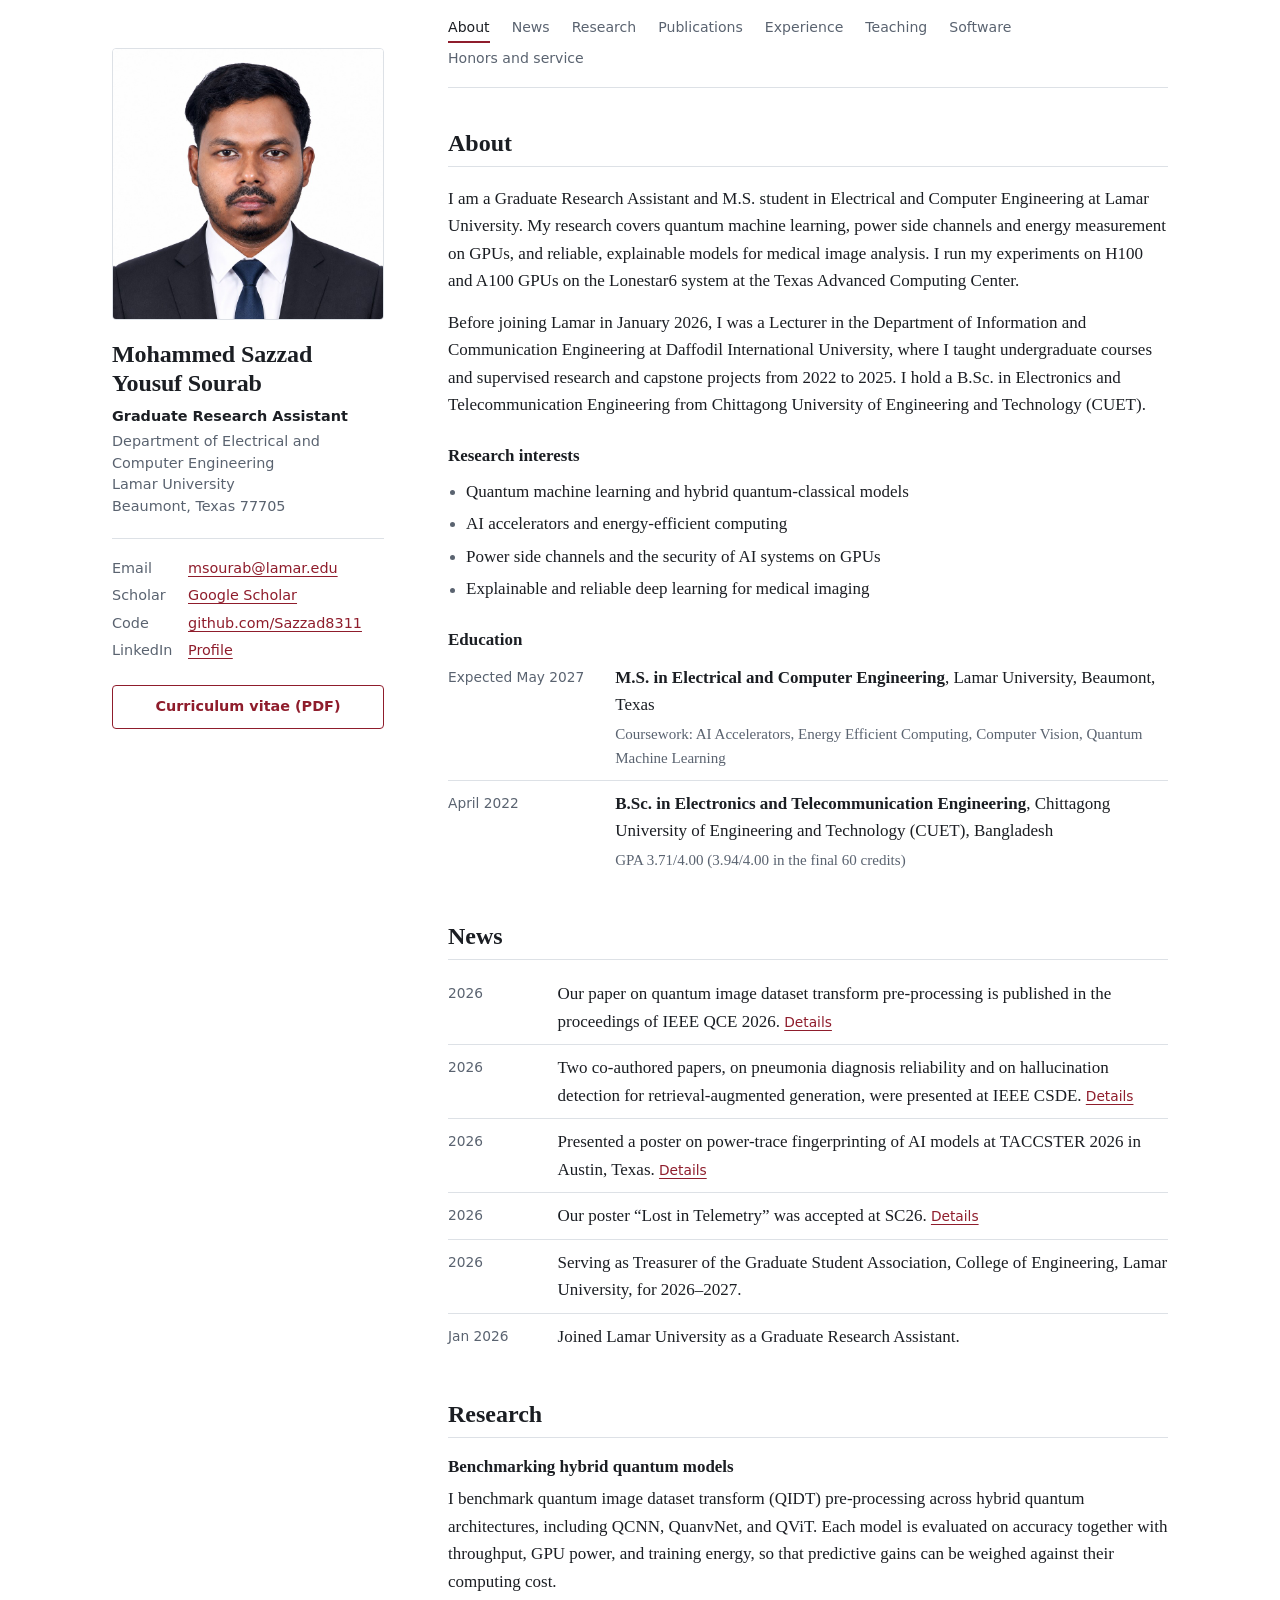
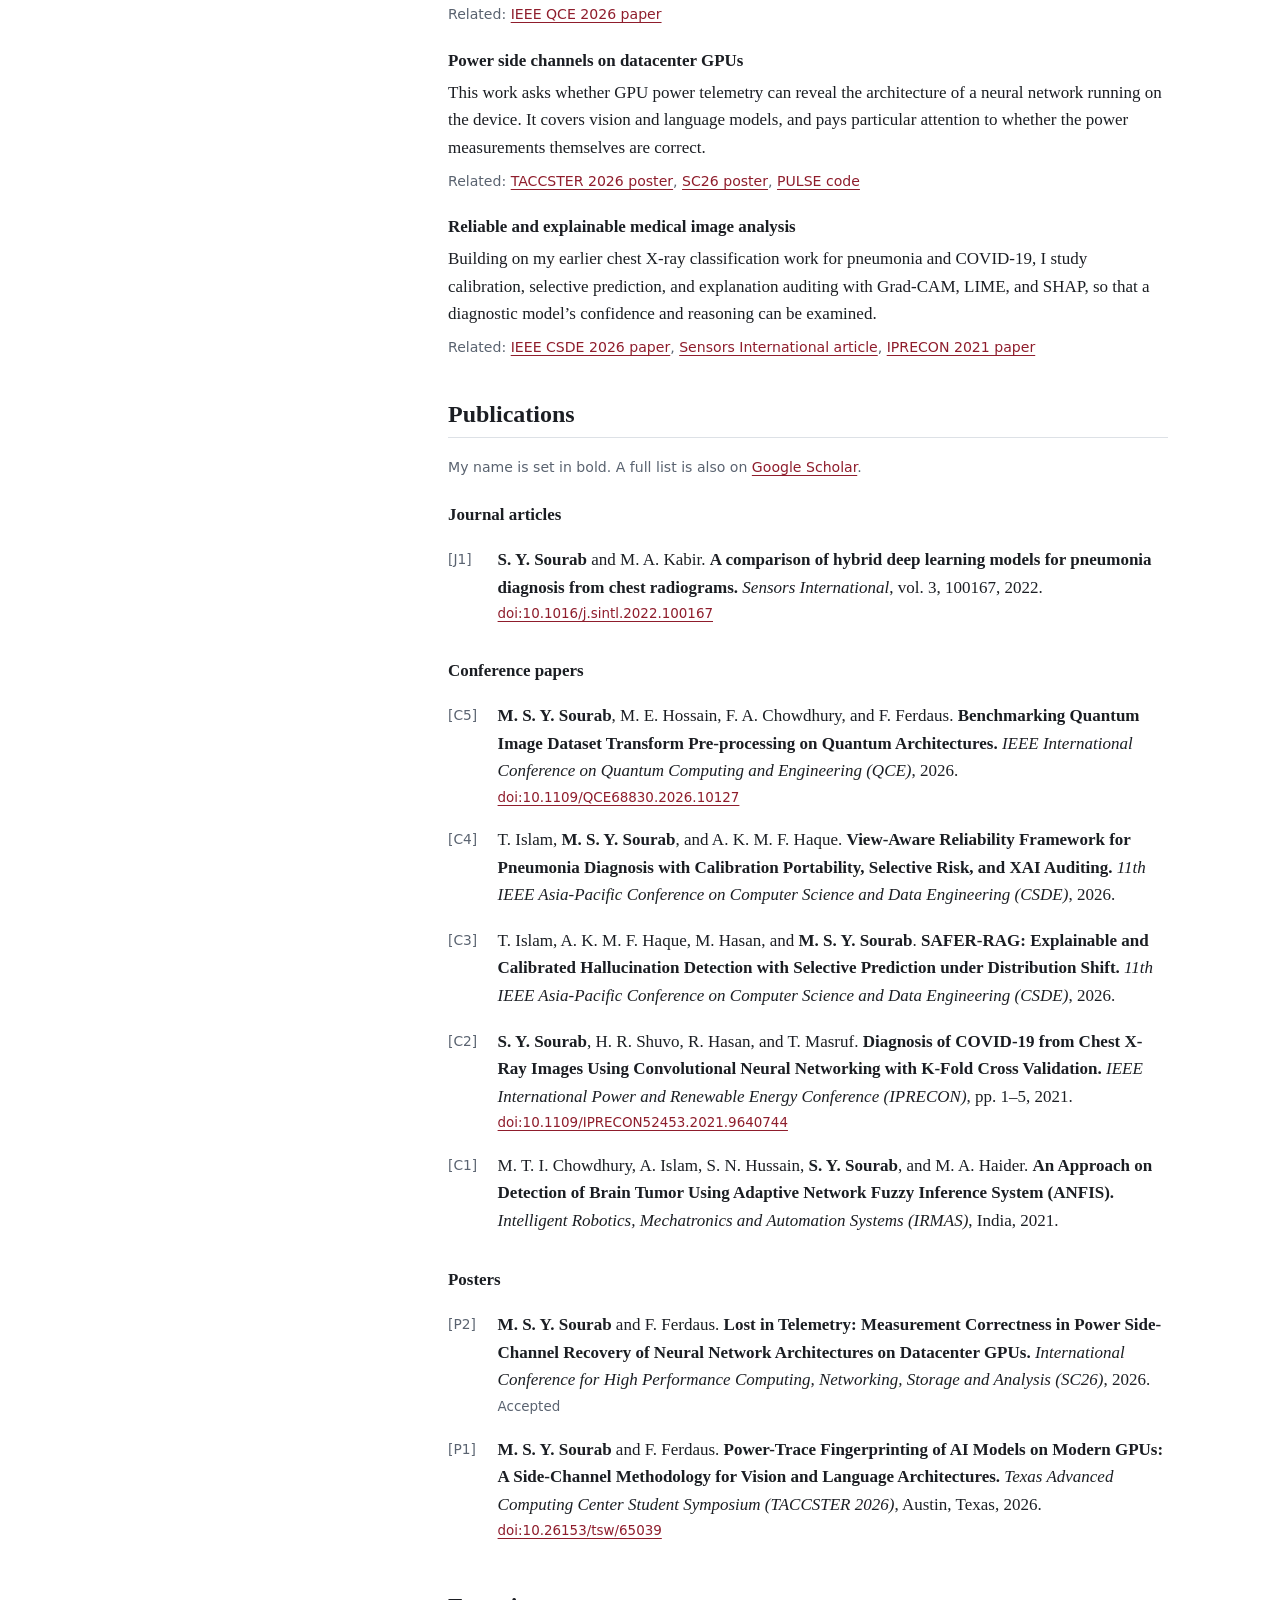
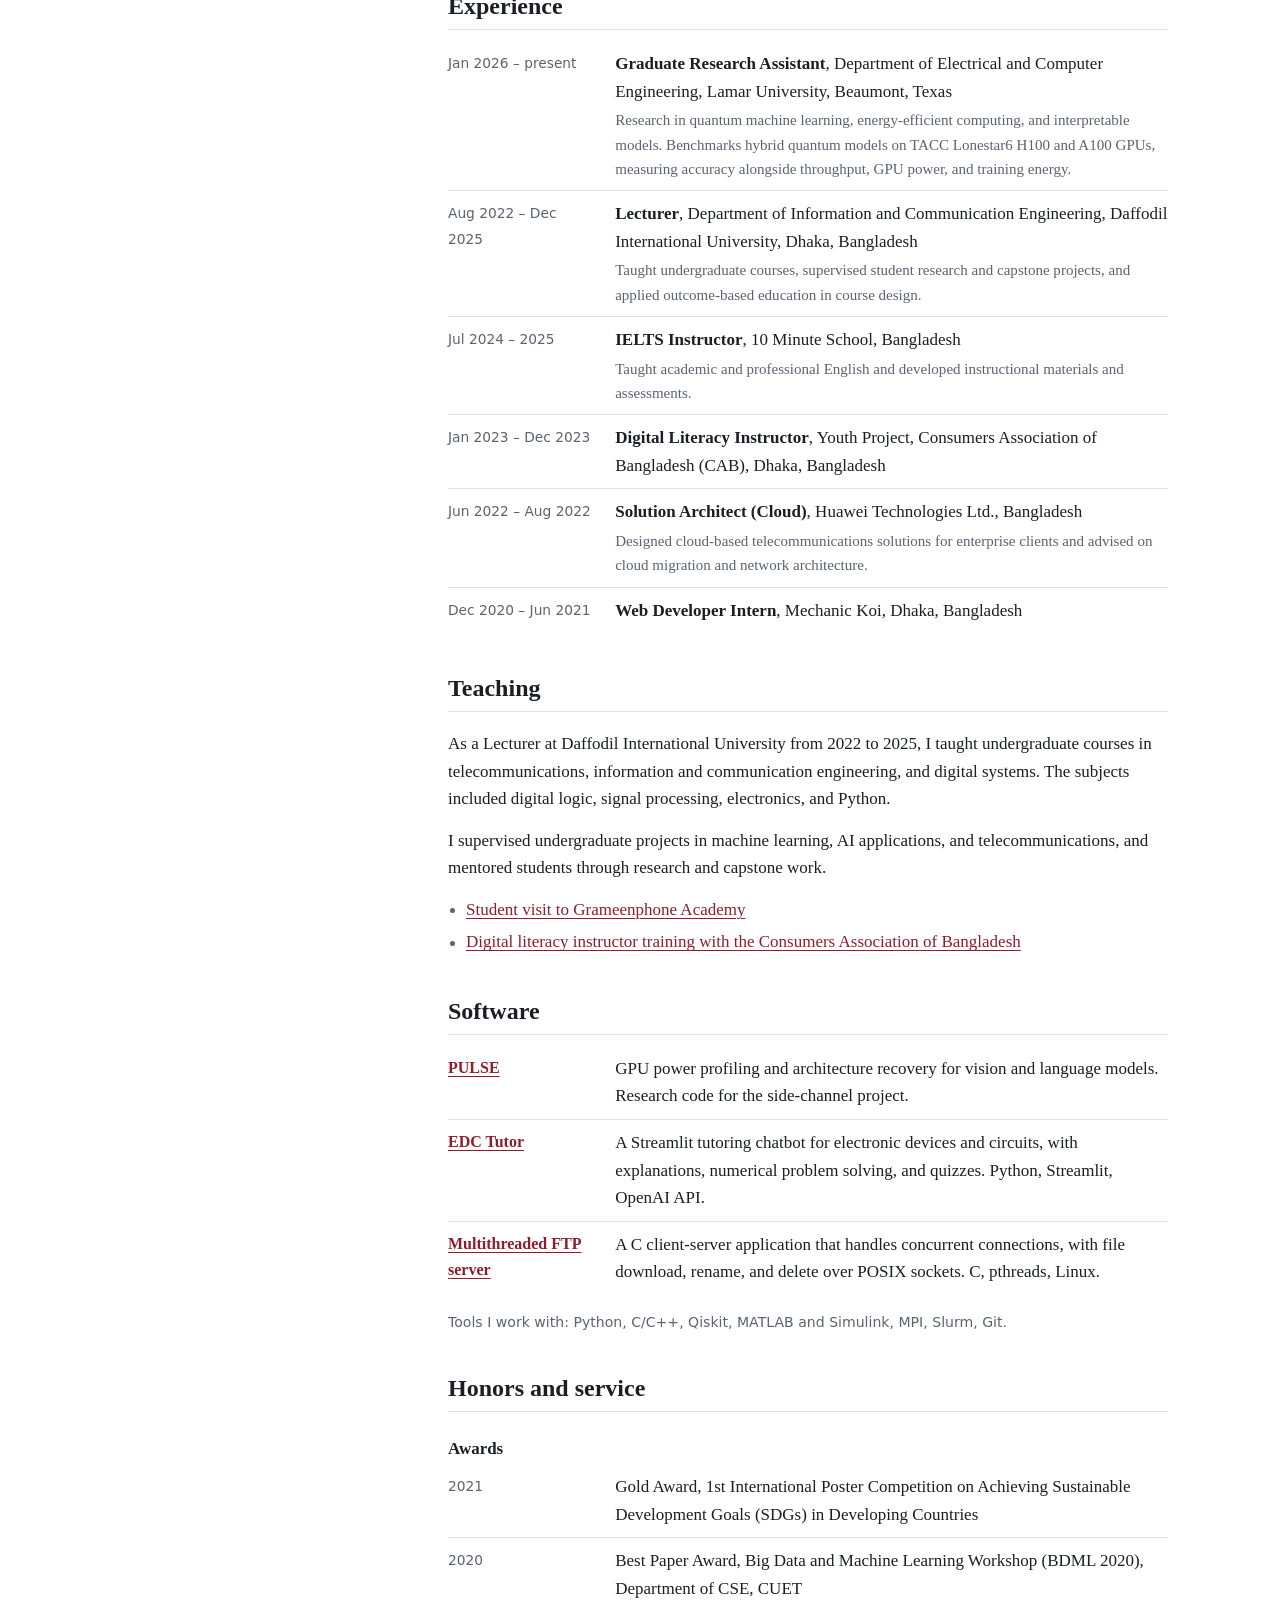
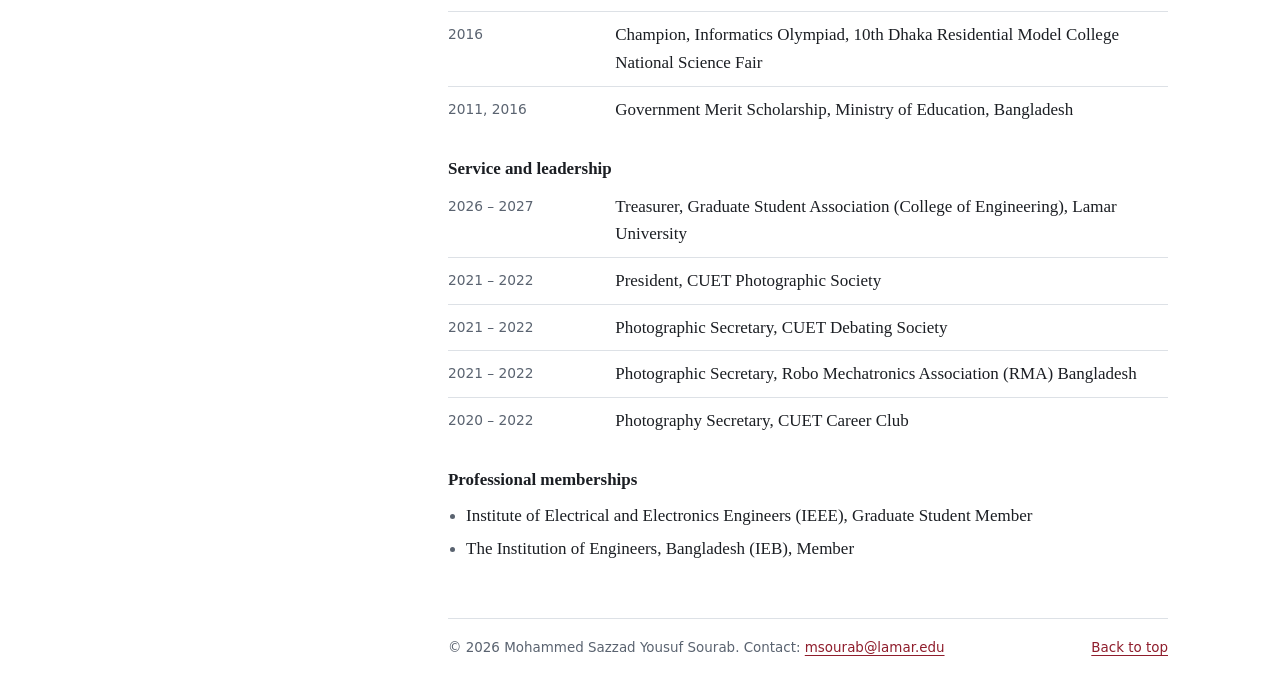
<file: index.html>
<!doctype html>
<html lang="en">
<head>
  <meta charset="utf-8">
  <meta name="viewport" content="width=device-width, initial-scale=1">
  <meta name="theme-color" content="#ffffff">
  <meta name="description" content="Mohammed Sazzad Yousuf Sourab is a graduate research assistant in Electrical and Computer Engineering at Lamar University, working on quantum machine learning, GPU power side channels, and reliable medical image analysis.">
  <meta name="author" content="Mohammed Sazzad Yousuf Sourab">
  <meta property="og:type" content="website">
  <meta property="og:title" content="Mohammed Sazzad Yousuf Sourab | Lamar University">
  <meta property="og:description" content="Graduate research assistant in Electrical and Computer Engineering at Lamar University. Quantum machine learning, GPU power side channels, and reliable medical image analysis.">
  <meta property="og:image" content="https://sazzad8311.github.io/assets/portrait.jpg">
  <title>Mohammed Sazzad Yousuf Sourab | Lamar University</title>
  <link rel="icon" type="image/svg+xml" href="data:image/svg+xml,%3Csvg xmlns='http://www.w3.org/2000/svg' viewBox='0 0 64 64'%3E%3Crect width='64' height='64' rx='10' fill='%238f1d2c'/%3E%3Ctext x='32' y='45' text-anchor='middle' font-family='Georgia,serif' font-size='40' fill='%23fff'%3ES%3C/text%3E%3C/svg%3E">
  <link rel="stylesheet" href="styles.css">
  <script src="script.js" defer></script>
</head>
<body>
  <a class="skip-link" href="#main">Skip to content</a>

  <div class="page">
    <!-- SIDEBAR: identity, affiliation, and contact links. -->
    <aside class="sidebar" aria-label="Profile">
      <img class="portrait" src="assets/portrait.jpg" width="800" height="800" alt="Portrait of Mohammed Sazzad Yousuf Sourab in a dark suit and navy tie" fetchpriority="high">
      <div class="identity">
        <h1>Mohammed Sazzad Yousuf Sourab</h1>
        <p class="role">Graduate Research Assistant</p>
        <p class="affiliation">Department of Electrical and Computer Engineering<br>Lamar University<br>Beaumont, Texas 77705</p>
      </div>
      <ul class="contact-list">
        <li><span class="contact-key">Email</span><a href="mailto:msourab@lamar.edu">msourab@lamar.edu</a></li>
        <li><span class="contact-key">Scholar</span><a href="https://scholar.google.com/citations?user=nmRp_L8AAAAJ&amp;hl=en" target="_blank" rel="noopener noreferrer">Google Scholar</a></li>
        <li><span class="contact-key">Code</span><a href="https://github.com/Sazzad8311" target="_blank" rel="noopener noreferrer">github.com/Sazzad8311</a></li>
        <li><span class="contact-key">LinkedIn</span><a href="https://www.linkedin.com/in/mohammed-sazzad-yousuf-sourab-997622135/" target="_blank" rel="noopener noreferrer">Profile</a></li>
      </ul>
      <a class="cv-button" href="assets/Resume_Mohammed_Sazzad_Yousuf_Sourab.pdf" download>Curriculum vitae (PDF)</a>
    </aside>

    <div class="content">
      <nav id="main-nav" class="section-nav" aria-label="Sections">
        <a href="#about">About</a>
        <a href="#news">News</a>
        <a href="#research">Research</a>
        <a href="#publications">Publications</a>
        <a href="#experience">Experience</a>
        <a href="#teaching">Teaching</a>
        <a href="#software">Software</a>
        <a href="#honors">Honors and service</a>
      </nav>

      <main id="main">
        <!-- ABOUT: biography and research interests. -->
        <section id="about" aria-labelledby="about-title">
          <h2 id="about-title">About</h2>
          <p>I am a Graduate Research Assistant and M.S. student in Electrical and Computer Engineering at Lamar University. My research covers quantum machine learning, power side channels and energy measurement on GPUs, and reliable, explainable models for medical image analysis. I run my experiments on H100 and A100 GPUs on the Lonestar6 system at the Texas Advanced Computing Center.</p>
          <p>Before joining Lamar in January 2026, I was a Lecturer in the Department of Information and Communication Engineering at Daffodil International University, where I taught undergraduate courses and supervised research and capstone projects from 2022 to 2025. I hold a B.Sc. in Electronics and Telecommunication Engineering from Chittagong University of Engineering and Technology (CUET).</p>
          <h3>Research interests</h3>
          <ul class="plain-list interests">
            <li>Quantum machine learning and hybrid quantum-classical models</li>
            <li>AI accelerators and energy-efficient computing</li>
            <li>Power side channels and the security of AI systems on GPUs</li>
            <li>Explainable and reliable deep learning for medical imaging</li>
          </ul>
          <h3>Education</h3>
          <dl class="record">
            <div><dt>Expected May 2027</dt><dd><strong>M.S. in Electrical and Computer Engineering</strong>, Lamar University, Beaumont, Texas<span class="detail">Coursework: AI Accelerators, Energy Efficient Computing, Computer Vision, Quantum Machine Learning</span></dd></div>
            <div><dt>April 2022</dt><dd><strong>B.Sc. in Electronics and Telecommunication Engineering</strong>, Chittagong University of Engineering and Technology (CUET), Bangladesh<span class="detail">GPA 3.71/4.00 (3.94/4.00 in the final 60 credits)</span></dd></div>
          </dl>
        </section>

        <!-- NEWS: Add the newest item at the top. -->
        <section id="news" aria-labelledby="news-title">
          <h2 id="news-title">News</h2>
          <dl class="record news">
            <div><dt>2026</dt><dd>Our paper on quantum image dataset transform pre-processing is published in the proceedings of IEEE QCE 2026. <a href="#pub-qce">Details</a></dd></div>
            <div><dt>2026</dt><dd>Two co-authored papers, on pneumonia diagnosis reliability and on hallucination detection for retrieval-augmented generation, were presented at IEEE CSDE. <a href="#pub-view-aware">Details</a></dd></div>
            <div><dt>2026</dt><dd>Presented a poster on power-trace fingerprinting of AI models at TACCSTER 2026 in Austin, Texas. <a href="#poster-taccster">Details</a></dd></div>
            <div><dt>2026</dt><dd>Our poster “Lost in Telemetry” was accepted at SC26. <a href="#poster-sc26">Details</a></dd></div>
            <div><dt>2026</dt><dd>Serving as Treasurer of the Graduate Student Association, College of Engineering, Lamar University, for 2026–2027.</dd></div>
            <div><dt>Jan 2026</dt><dd>Joined Lamar University as a Graduate Research Assistant.</dd></div>
          </dl>
        </section>

        <!-- RESEARCH: Descriptions cover the work, without unverified performance claims. -->
        <section id="research" aria-labelledby="research-title">
          <h2 id="research-title">Research</h2>
          <article class="topic">
            <h3>Benchmarking hybrid quantum models</h3>
            <p>I benchmark quantum image dataset transform (QIDT) pre-processing across hybrid quantum architectures, including QCNN, QuanvNet, and QViT. Each model is evaluated on accuracy together with throughput, GPU power, and training energy, so that predictive gains can be weighed against their computing cost.</p>
            <p class="topic-links">Related: <a href="#pub-qce">IEEE QCE 2026 paper</a></p>
          </article>
          <article class="topic">
            <h3>Power side channels on datacenter GPUs</h3>
            <p>This work asks whether GPU power telemetry can reveal the architecture of a neural network running on the device. It covers vision and language models, and pays particular attention to whether the power measurements themselves are correct.</p>
            <p class="topic-links">Related: <a href="#poster-taccster">TACCSTER 2026 poster</a>, <a href="#poster-sc26">SC26 poster</a>, <a href="https://github.com/Sazzad8311/Pulse_power_sidechannel" target="_blank" rel="noopener noreferrer">PULSE code</a></p>
          </article>
          <article class="topic">
            <h3>Reliable and explainable medical image analysis</h3>
            <p>Building on my earlier chest X-ray classification work for pneumonia and COVID-19, I study calibration, selective prediction, and explanation auditing with Grad-CAM, LIME, and SHAP, so that a diagnostic model’s confidence and reasoning can be examined.</p>
            <p class="topic-links">Related: <a href="#pub-view-aware">IEEE CSDE 2026 paper</a>, <a href="#pub-pneumonia">Sensors International article</a>, <a href="#pub-covid">IPRECON 2021 paper</a></p>
          </article>
        </section>

        <!-- PUBLICATIONS: Add a new entry at the top of its group and increase the label number. -->
        <section id="publications" aria-labelledby="publications-title">
          <h2 id="publications-title">Publications</h2>
          <p class="section-note">My name is set in bold. A full list is also on <a href="https://scholar.google.com/citations?user=nmRp_L8AAAAJ&amp;hl=en" target="_blank" rel="noopener noreferrer">Google Scholar</a>.</p>

          <h3>Journal articles</h3>
          <ol class="pubs">
            <li id="pub-pneumonia"><span class="pub-label">J1</span><div><span class="authors"><strong>S. Y. Sourab</strong> and M. A. Kabir.</span> <span class="title">A comparison of hybrid deep learning models for pneumonia diagnosis from chest radiograms.</span> <span class="venue"><em>Sensors International</em>, vol. 3, 100167, 2022.</span> <span class="pub-links"><a href="https://doi.org/10.1016/j.sintl.2022.100167" target="_blank" rel="noopener noreferrer">doi:10.1016/j.sintl.2022.100167</a></span></div></li>
          </ol>

          <h3>Conference papers</h3>
          <ol class="pubs">
            <li id="pub-qce"><span class="pub-label">C5</span><div><span class="authors"><strong>M. S. Y. Sourab</strong>, M. E. Hossain, F. A. Chowdhury, and F. Ferdaus.</span> <span class="title">Benchmarking Quantum Image Dataset Transform Pre-processing on Quantum Architectures.</span> <span class="venue"><em>IEEE International Conference on Quantum Computing and Engineering (QCE)</em>, 2026.</span> <span class="pub-links"><a href="https://doi.org/10.1109/QCE68830.2026.10127" target="_blank" rel="noopener noreferrer">doi:10.1109/QCE68830.2026.10127</a></span></div></li>
            <li id="pub-view-aware"><span class="pub-label">C4</span><div><span class="authors">T. Islam, <strong>M. S. Y. Sourab</strong>, and A. K. M. F. Haque.</span> <span class="title">View-Aware Reliability Framework for Pneumonia Diagnosis with Calibration Portability, Selective Risk, and XAI Auditing.</span> <span class="venue"><em>11th IEEE Asia-Pacific Conference on Computer Science and Data Engineering (CSDE)</em>, 2026.</span></div></li>
            <li id="pub-safer-rag"><span class="pub-label">C3</span><div><span class="authors">T. Islam, A. K. M. F. Haque, M. Hasan, and <strong>M. S. Y. Sourab</strong>.</span> <span class="title">SAFER-RAG: Explainable and Calibrated Hallucination Detection with Selective Prediction under Distribution Shift.</span> <span class="venue"><em>11th IEEE Asia-Pacific Conference on Computer Science and Data Engineering (CSDE)</em>, 2026.</span></div></li>
            <li id="pub-covid"><span class="pub-label">C2</span><div><span class="authors"><strong>S. Y. Sourab</strong>, H. R. Shuvo, R. Hasan, and T. Masruf.</span> <span class="title">Diagnosis of COVID-19 from Chest X-Ray Images Using Convolutional Neural Networking with K-Fold Cross Validation.</span> <span class="venue"><em>IEEE International Power and Renewable Energy Conference (IPRECON)</em>, pp. 1–5, 2021.</span> <span class="pub-links"><a href="https://doi.org/10.1109/IPRECON52453.2021.9640744" target="_blank" rel="noopener noreferrer">doi:10.1109/IPRECON52453.2021.9640744</a></span></div></li>
            <li id="pub-anfis"><span class="pub-label">C1</span><div><span class="authors">M. T. I. Chowdhury, A. Islam, S. N. Hussain, <strong>S. Y. Sourab</strong>, and M. A. Haider.</span> <span class="title">An Approach on Detection of Brain Tumor Using Adaptive Network Fuzzy Inference System (ANFIS).</span> <span class="venue"><em>Intelligent Robotics, Mechatronics and Automation Systems (IRMAS)</em>, India, 2021.</span></div></li>
          </ol>

          <h3 id="posters">Posters</h3>
          <ol class="pubs">
            <li id="poster-sc26"><span class="pub-label">P2</span><div><span class="authors"><strong>M. S. Y. Sourab</strong> and F. Ferdaus.</span> <span class="title">Lost in Telemetry: Measurement Correctness in Power Side-Channel Recovery of Neural Network Architectures on Datacenter GPUs.</span> <span class="venue"><em>International Conference for High Performance Computing, Networking, Storage and Analysis (SC26)</em>, 2026.</span> <span class="pub-status">Accepted</span></div></li>
            <li id="poster-taccster"><span class="pub-label">P1</span><div><span class="authors"><strong>M. S. Y. Sourab</strong> and F. Ferdaus.</span> <span class="title">Power-Trace Fingerprinting of AI Models on Modern GPUs: A Side-Channel Methodology for Vision and Language Architectures.</span> <span class="venue"><em>Texas Advanced Computing Center Student Symposium (TACCSTER 2026)</em>, Austin, Texas, 2026.</span> <span class="pub-links"><a href="https://doi.org/10.26153/tsw/65039" target="_blank" rel="noopener noreferrer">doi:10.26153/tsw/65039</a></span></div></li>
          </ol>
        </section>

        <!-- EXPERIENCE -->
        <section id="experience" aria-labelledby="experience-title">
          <h2 id="experience-title">Experience</h2>
          <dl class="record">
            <div><dt>Jan 2026 – present</dt><dd><strong>Graduate Research Assistant</strong>, Department of Electrical and Computer Engineering, Lamar University, Beaumont, Texas<span class="detail">Research in quantum machine learning, energy-efficient computing, and interpretable models. Benchmarks hybrid quantum models on TACC Lonestar6 H100 and A100 GPUs, measuring accuracy alongside throughput, GPU power, and training energy.</span></dd></div>
            <div><dt>Aug 2022 – Dec 2025</dt><dd><strong>Lecturer</strong>, Department of Information and Communication Engineering, Daffodil International University, Dhaka, Bangladesh<span class="detail">Taught undergraduate courses, supervised student research and capstone projects, and applied outcome-based education in course design.</span></dd></div>
            <div><dt>Jul 2024 – 2025</dt><dd><strong>IELTS Instructor</strong>, 10 Minute School, Bangladesh<span class="detail">Taught academic and professional English and developed instructional materials and assessments.</span></dd></div>
            <div><dt>Jan 2023 – Dec 2023</dt><dd><strong>Digital Literacy Instructor</strong>, Youth Project, Consumers Association of Bangladesh (CAB), Dhaka, Bangladesh</dd></div>
            <div><dt>Jun 2022 – Aug 2022</dt><dd><strong>Solution Architect (Cloud)</strong>, Huawei Technologies Ltd., Bangladesh<span class="detail">Designed cloud-based telecommunications solutions for enterprise clients and advised on cloud migration and network architecture.</span></dd></div>
            <div><dt>Dec 2020 – Jun 2021</dt><dd><strong>Web Developer Intern</strong>, Mechanic Koi, Dhaka, Bangladesh</dd></div>
          </dl>
        </section>

        <!-- TEACHING -->
        <section id="teaching" aria-labelledby="teaching-title">
          <h2 id="teaching-title">Teaching</h2>
          <p>As a Lecturer at Daffodil International University from 2022 to 2025, I taught undergraduate courses in telecommunications, information and communication engineering, and digital systems. The subjects included digital logic, signal processing, electronics, and Python.</p>
          <p>I supervised undergraduate projects in machine learning, AI applications, and telecommunications, and mentored students through research and capstone work.</p>
          <ul class="plain-list">
            <li><a href="https://www.linkedin.com/posts/mohammed-sazzad-yousuf-sourab-997622135_had-a-great-visit-at-grameenphone-academy-activity-7087423008188858368-f7iQ" target="_blank" rel="noopener noreferrer">Student visit to Grameenphone Academy</a></li>
            <li><a href="https://www.linkedin.com/posts/mohammed-sazzad-yousuf-sourab-997622135_successfully-completed-the-training-as-an-activity-7085125933661097984-FOSW" target="_blank" rel="noopener noreferrer">Digital literacy instructor training with the Consumers Association of Bangladesh</a></li>
          </ul>
        </section>

        <!-- SOFTWARE -->
        <section id="software" aria-labelledby="software-title">
          <h2 id="software-title">Software</h2>
          <dl class="record software">
            <div><dt><a href="https://github.com/Sazzad8311/Pulse_power_sidechannel" target="_blank" rel="noopener noreferrer">PULSE</a></dt><dd>GPU power profiling and architecture recovery for vision and language models. Research code for the side-channel project.</dd></div>
            <div><dt><a href="https://github.com/Sazzad8311/ai-chatbot-tutor" target="_blank" rel="noopener noreferrer">EDC Tutor</a></dt><dd>A Streamlit tutoring chatbot for electronic devices and circuits, with explanations, numerical problem solving, and quizzes. Python, Streamlit, OpenAI API.</dd></div>
            <div><dt><a href="https://github.com/Sazzad8311/Sample-FTP-Server" target="_blank" rel="noopener noreferrer">Multithreaded FTP server</a></dt><dd>A C client-server application that handles concurrent connections, with file download, rename, and delete over POSIX sockets. C, pthreads, Linux.</dd></div>
          </dl>
          <p class="section-note">Tools I work with: Python, C/C++, Qiskit, MATLAB and Simulink, MPI, Slurm, Git.</p>
        </section>

        <!-- HONORS AND SERVICE -->
        <section id="honors" aria-labelledby="honors-title">
          <h2 id="honors-title">Honors and service</h2>
          <h3>Awards</h3>
          <dl class="record">
            <div><dt>2021</dt><dd>Gold Award, 1st International Poster Competition on Achieving Sustainable Development Goals (SDGs) in Developing Countries</dd></div>
            <div><dt>2020</dt><dd>Best Paper Award, Big Data and Machine Learning Workshop (BDML 2020), Department of CSE, CUET</dd></div>
            <div><dt>2016</dt><dd>Champion, Informatics Olympiad, 10th Dhaka Residential Model College National Science Fair</dd></div>
            <div><dt>2011, 2016</dt><dd>Government Merit Scholarship, Ministry of Education, Bangladesh</dd></div>
          </dl>
          <h3>Service and leadership</h3>
          <dl class="record">
            <div><dt>2026 – 2027</dt><dd>Treasurer, Graduate Student Association (College of Engineering), Lamar University</dd></div>
            <div><dt>2021 – 2022</dt><dd>President, CUET Photographic Society</dd></div>
            <div><dt>2021 – 2022</dt><dd>Photographic Secretary, CUET Debating Society</dd></div>
            <div><dt>2021 – 2022</dt><dd>Photographic Secretary, Robo Mechatronics Association (RMA) Bangladesh</dd></div>
            <div><dt>2020 – 2022</dt><dd>Photography Secretary, CUET Career Club</dd></div>
          </dl>
          <h3>Professional memberships</h3>
          <ul class="plain-list">
            <li>Institute of Electrical and Electronics Engineers (IEEE), Graduate Student Member</li>
            <li>The Institution of Engineers, Bangladesh (IEB), Member</li>
          </ul>
        </section>
      </main>

      <footer class="site-footer">
        <p>© <span id="year">2026</span> Mohammed Sazzad Yousuf Sourab. Contact: <a href="mailto:msourab@lamar.edu">msourab@lamar.edu</a></p>
        <a href="#about">Back to top</a>
      </footer>
    </div>
  </div>
</body>
</html>
</file>
<file: styles.css>
/* Academic homepage. Colors and fonts are set here. No external font requests. */
:root {
  --ink:#1b1e23;
  --muted:#5a6370;
  --paper:#ffffff;
  --wash:#f5f6f8;
  --line:#dde1e6;
  --accent:#8f1d2c;          /* cardinal red, used for links and the active section */
  --serif:Charter,"Bitstream Charter","Sitka Text",Cambria,Georgia,serif;
  --sans:system-ui,-apple-system,"Segoe UI",Roboto,Arial,sans-serif;
  --sidebar:272px;
  --measure:46rem;
}

* { box-sizing:border-box; }

html {
  scroll-behavior:smooth;
  scroll-padding-top:72px;
  -webkit-text-size-adjust:100%;
}

body {
  margin:0;
  background:var(--paper);
  color:var(--ink);
  font-family:var(--serif);
  font-size:17px;
  line-height:1.62;
}

h1,h2,h3,p,ul,ol,dl,dd { margin:0; }
ul,ol { padding:0; list-style:none; }

a { color:var(--accent); text-decoration-thickness:1px; text-underline-offset:3px; }
a:hover { text-decoration-thickness:2px; }
a:focus-visible { outline:2px solid var(--accent); outline-offset:2px; border-radius:2px; }

.skip-link {
  position:absolute; left:12px; top:-60px;
  background:var(--ink); color:#fff; padding:8px 14px;
  font-family:var(--sans); font-size:0.88rem; text-decoration:none; z-index:20;
}
.skip-link:focus { top:12px; }

/* Layout: fixed profile column on the left, reading column on the right. */
.page {
  max-width:1120px;
  margin:0 auto;
  padding:0 32px;
  display:grid;
  grid-template-columns:var(--sidebar) minmax(0,1fr);
  column-gap:64px;
  align-items:start;
}

/* Sidebar */
.sidebar {
  position:sticky;
  top:0;
  padding:48px 0 32px;
  font-family:var(--sans);
  font-size:0.9rem;
  line-height:1.5;
}

.portrait {
  display:block;
  width:100%;
  height:auto;
  aspect-ratio:1 / 1;
  object-fit:cover;
  border:1px solid var(--line);
  border-radius:4px;
  background:var(--wash);
}

.identity { margin-top:20px; }

.identity h1 {
  font-family:var(--serif);
  font-size:1.5rem;
  line-height:1.2;
  font-weight:700;
  letter-spacing:-0.005em;
}

.role { margin-top:8px; font-weight:600; }
.affiliation { margin-top:4px; color:var(--muted); }

.contact-list {
  margin-top:20px;
  padding-top:16px;
  border-top:1px solid var(--line);
}

.contact-list li {
  display:grid;
  grid-template-columns:68px minmax(0,1fr);
  gap:8px;
  padding:3px 0;
}

.contact-key { color:var(--muted); }
.contact-list a { overflow-wrap:anywhere; }

.cv-button {
  display:block;
  margin-top:20px;
  padding:10px 14px;
  border:1px solid var(--accent);
  border-radius:4px;
  color:var(--accent);
  font-weight:600;
  text-align:center;
  text-decoration:none;
}
.cv-button:hover { background:var(--accent); color:#fff; }

/* Section navigation */
.section-nav {
  position:sticky;
  top:0;
  z-index:10;
  display:flex;
  flex-wrap:wrap;
  gap:4px 22px;
  padding:16px 0 13px;
  background:var(--paper);
  border-bottom:1px solid var(--line);
  font-family:var(--sans);
  font-size:0.88rem;
}

.section-nav a {
  color:var(--muted);
  text-decoration:none;
  padding-bottom:2px;
  border-bottom:2px solid transparent;
}
.section-nav a:hover { color:var(--ink); }
.section-nav a[aria-current="location"] { color:var(--ink); border-bottom-color:var(--accent); }

/* Reading column */
main { max-width:var(--measure); }

section { padding-top:40px; }

h2 {
  font-size:1.5rem;
  line-height:1.25;
  font-weight:700;
  padding-bottom:8px;
  margin-bottom:18px;
  border-bottom:1px solid var(--line);
}

h3 {
  font-size:1.06rem;
  line-height:1.35;
  font-weight:700;
  margin:26px 0 10px;
}

main p + p { margin-top:14px; }

.section-note {
  font-family:var(--sans);
  font-size:0.88rem;
  color:var(--muted);
}

.plain-list li {
  position:relative;
  padding-left:18px;
  margin-top:5px;
}
.plain-list li::before {
  content:"";
  position:absolute;
  left:2px; top:0.72em;
  width:5px; height:5px;
  border-radius:50%;
  background:var(--muted);
}
p + .plain-list { margin-top:14px; }

/* Dated records: education, news, experience, awards */
.record > div {
  display:grid;
  grid-template-columns:9.2rem minmax(0,1fr);
  column-gap:20px;
  padding:9px 0;
  border-top:1px solid var(--line);
}
.record > div:first-child { border-top:0; padding-top:2px; }

.record dt {
  font-family:var(--sans);
  font-size:0.86rem;
  line-height:1.9;
  color:var(--muted);
  font-variant-numeric:tabular-nums;
}

.record .detail {
  display:block;
  margin-top:3px;
  font-size:0.94rem;
  color:var(--muted);
}

.news > div { grid-template-columns:5.6rem minmax(0,1fr); }
.news dd a { white-space:nowrap; font-family:var(--sans); font-size:0.86rem; }

.software dt { font-family:var(--serif); font-size:1rem; line-height:1.62; font-weight:700; }
.software + .section-note { margin-top:16px; }

/* Research topics */
.topic + .topic { margin-top:24px; }
.topic h3 { margin:0 0 6px; }
.topic-links {
  margin-top:8px !important;
  font-family:var(--sans);
  font-size:0.88rem;
  color:var(--muted);
}

/* Publications: labelled bibliographic entries */
.pubs li {
  display:grid;
  grid-template-columns:2.6rem minmax(0,1fr);
  column-gap:8px;
  padding:9px 0;
  scroll-margin-top:72px;
}
.pubs li:target > div { background:linear-gradient(var(--wash),var(--wash)); box-shadow:-10px 0 0 var(--wash), 10px 0 0 var(--wash); }

.pub-label {
  font-family:var(--sans);
  font-size:0.86rem;
  line-height:1.9;
  color:var(--muted);
}
.pub-label::before { content:"["; }
.pub-label::after { content:"]"; }

.pubs .title { font-weight:700; }
.pubs .venue { color:var(--ink); }

.pub-links, .pub-status {
  display:block;
  margin-top:2px;
  font-family:var(--sans);
  font-size:0.84rem;
}
.pub-links a { overflow-wrap:anywhere; }
.pub-status { color:var(--muted); }

#publications > .section-note { margin-bottom:4px; }

/* Footer */
.site-footer {
  max-width:var(--measure);
  margin-top:56px;
  padding:18px 0 40px;
  border-top:1px solid var(--line);
  display:flex;
  justify-content:space-between;
  gap:16px;
  flex-wrap:wrap;
  font-family:var(--sans);
  font-size:0.84rem;
  color:var(--muted);
}

/* Narrow screens: profile moves above the content. */
@media (max-width:860px) {
  .page { grid-template-columns:minmax(0,1fr); padding:0 20px; }
  .sidebar {
    position:static;
    padding:28px 0 8px;
    display:grid;
    grid-template-columns:112px minmax(0,1fr);
    column-gap:18px;
    align-items:start;
  }
  .identity { margin-top:0; }
  .identity h1 { font-size:1.3rem; }
  .contact-list, .cv-button { grid-column:1 / -1; }
  .cv-button { margin-top:14px; }
  .section-nav { position:static; gap:2px 16px; padding:12px 0 9px; }
  html { scroll-padding-top:12px; }
  .pubs li { scroll-margin-top:12px; }
  section { padding-top:32px; }
}

@media (max-width:560px) {
  body { font-size:16px; }
  .record > div, .news > div { grid-template-columns:minmax(0,1fr); row-gap:0; }
  .record dt { line-height:1.5; }
  .sidebar { grid-template-columns:88px minmax(0,1fr); }
}

@media (prefers-reduced-motion:reduce) {
  html { scroll-behavior:auto; }
}

@media print {
  .section-nav, .cv-button, .skip-link, .site-footer a { display:none; }
  .page { display:block; padding:0; max-width:none; }
  .sidebar { position:static; padding:0 0 12px; }
  .portrait { width:120px; }
  body { font-size:11pt; }
  a { color:inherit; text-decoration:none; }
  section { padding-top:18px; }
  .pubs li, .record > div { break-inside:avoid; }
}
</file>
